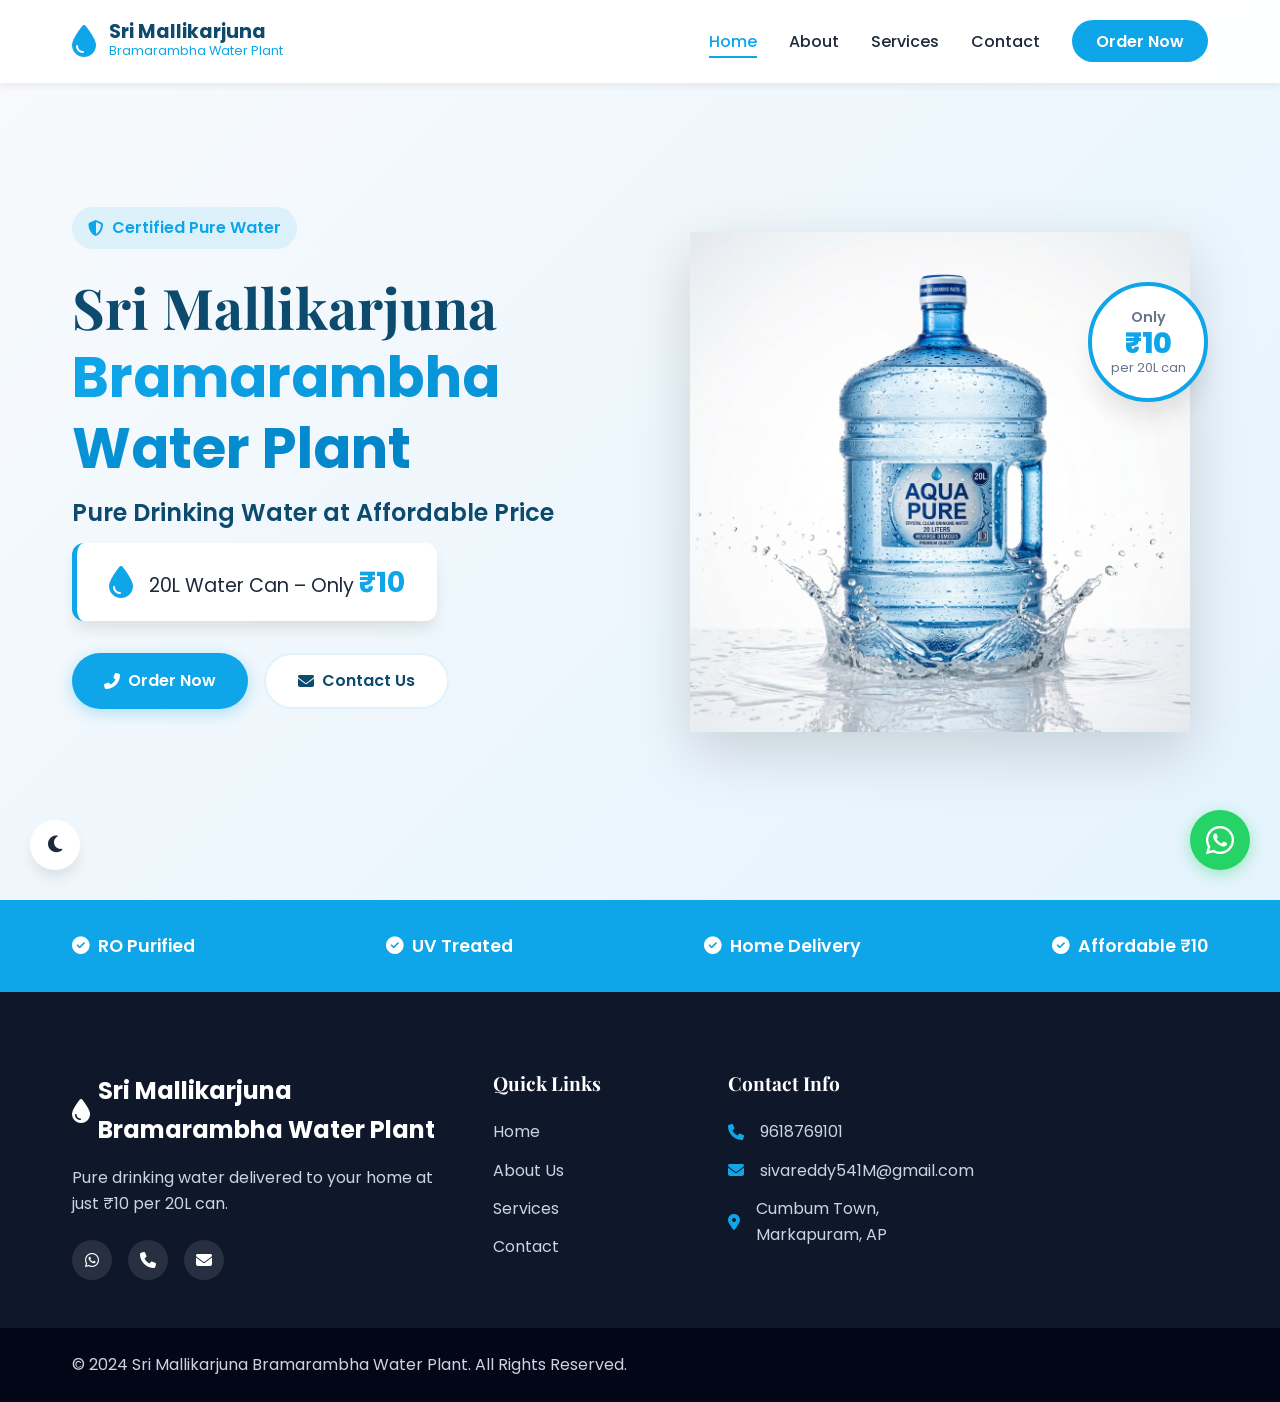
<file: index.html>
<!DOCTYPE html>
<html lang="en">
<head>
  <meta charset="UTF-8" />
  <meta name="viewport" content="width=device-width, initial-scale=1.0" />
  <meta name="description" content="Sri Mallikarjuna Bramarambha Water Plant – Pure drinking water home delivery in Cumbum Town. 20L water can at just ₹10." />
  <title>Sri Mallikarjuna Bramarambha Water Plant | Home</title>
  <link rel="stylesheet" href="css/style.css" />
  <link rel="preconnect" href="https://fonts.googleapis.com" />
  <link href="https://fonts.googleapis.com/css2?family=Poppins:wght@300;400;500;600;700;800&family=Playfair+Display:wght@700&display=swap" rel="stylesheet" />
  <link rel="stylesheet" href="https://cdnjs.cloudflare.com/ajax/libs/font-awesome/6.5.0/css/all.min.css" />
</head>
<body>

  <!-- Navbar -->
  <nav class="navbar" id="navbar">
    <div class="nav-container">
      <div class="nav-logo">
        <div class="logo-icon"><i class="fas fa-tint"></i></div>
        <div class="logo-text">
          <span class="logo-main">Sri Mallikarjuna</span>
          <span class="logo-sub">Bramarambha Water Plant</span>
        </div>
      </div>
      <button class="nav-toggle" id="navToggle" aria-label="Toggle menu">
        <span></span><span></span><span></span>
      </button>
      <ul class="nav-links" id="navLinks">
        <li><a href="index.html" class="nav-link active">Home</a></li>
        <li><a href="about.html" class="nav-link">About</a></li>
        <li><a href="services.html" class="nav-link">Services</a></li>
        <li><a href="contact.html" class="nav-link">Contact</a></li>
        <li><a href="contact.html" class="btn-nav-order">Order Now</a></li>
      </ul>
    </div>
  </nav>

  <!-- Hero Section -->
  <section class="hero" id="home">
    <div class="hero-bg-overlay"></div>
    <div class="container">
    <div class="hero-content">
      <div class="hero-badge"><i class="fas fa-shield-alt"></i> Certified Pure Water</div>
      <h1 class="hero-title">Sri Mallikarjuna<br/><span class="gradient-text">Bramarambha Water Plant</span></h1>
      <h2 class="hero-tagline" style="font-family: 'Poppins', sans-serif; font-size: 1.5rem; color: var(--dark-blue); font-weight: 600; margin-bottom: 1rem;">Pure Drinking Water at Affordable Price</h2>
      <div class="hero-price-tag">
        <i class="fas fa-droplet"></i>
        <span>20L Water Can – Only <strong>₹10</strong></span>
      </div>
      <div class="hero-buttons">
        <a href="contact.html" class="btn-primary"><i class="fas fa-phone-alt"></i> Order Now</a>
        <a href="contact.html" class="btn-secondary"><i class="fas fa-envelope"></i> Contact Us</a>
      </div>
    </div>
    <div class="hero-image-wrapper">
      <div class="hero-image-glow"></div>
      <img src="images/water-can.png" alt="20L Pure Water Can" class="hero-product-img" />
      <div class="price-badge-float">
        <span class="price-badge-label">Only</span>
        <span class="price-badge-price">₹10</span>
        <span class="price-badge-sub">per 20L can</span>
      </div>
    </div>
    </div><!-- /.container -->
  </section>

  <!-- Trust Bar -->
  <div class="trust-bar">
    <div class="trust-container">
      <div class="trust-item"><i class="fas fa-check-circle"></i> RO Purified</div>
      <div class="trust-item"><i class="fas fa-check-circle"></i> UV Treated</div>
      <div class="trust-item"><i class="fas fa-check-circle"></i> Home Delivery</div>
      <div class="trust-item"><i class="fas fa-check-circle"></i> Affordable ₹10</div>
    </div>
  </div>

  <!-- Footer -->
  <footer class="footer">
    <div class="footer-top">
      <div class="container footer-top-grid">
        <div class="footer-brand">
          <div class="footer-logo"><i class="fas fa-tint"></i> Sri Mallikarjuna<br/>Bramarambha Water Plant</div>
          <p>Pure drinking water delivered to your home at just ₹10 per 20L can.</p>
          <div class="footer-social">
            <a href="https://wa.me/919618769101" target="_blank" aria-label="WhatsApp"><i class="fab fa-whatsapp"></i></a>
            <a href="tel:9618769101" aria-label="Call"><i class="fas fa-phone"></i></a>
            <a href="mailto:sivareddy541M@gmail.com" aria-label="Email"><i class="fas fa-envelope"></i></a>
          </div>
        </div>
        <div class="footer-links-col">
          <h4>Quick Links</h4>
          <ul>
            <li><a href="index.html">Home</a></li>
            <li><a href="about.html">About Us</a></li>
            <li><a href="services.html">Services</a></li>
            <li><a href="contact.html">Contact</a></li>
          </ul>
        </div>
        <div class="footer-links-col">
          <h4>Contact Info</h4>
          <ul class="footer-contact-list">
            <li><i class="fas fa-phone"></i> 9618769101</li>
            <li><i class="fas fa-envelope"></i> sivareddy541M@gmail.com</li>
            <li><i class="fas fa-map-marker-alt"></i> Cumbum Town, Markapuram, AP</li>
          </ul>
        </div>
      </div>
    </div>
    <div class="footer-bottom">
      <div class="container">
        <p>&copy; 2024 Sri Mallikarjuna Bramarambha Water Plant. All Rights Reserved.</p>
      </div>
    </div>
  </footer>

  <!-- Floating Elements -->
  <a href="https://wa.me/919618769101?text=Hello! I'd like to order 20L water cans." target="_blank" class="whatsapp-float" aria-label="WhatsApp Order">
    <i class="fab fa-whatsapp"></i>
  </a>

  <button class="dark-toggle" id="darkToggle" aria-label="Toggle dark mode">
    <i class="fas fa-moon" id="darkIcon"></i>
  </button>

  <script src="js/script.js" defer></script>
</body>
</html>
</file>
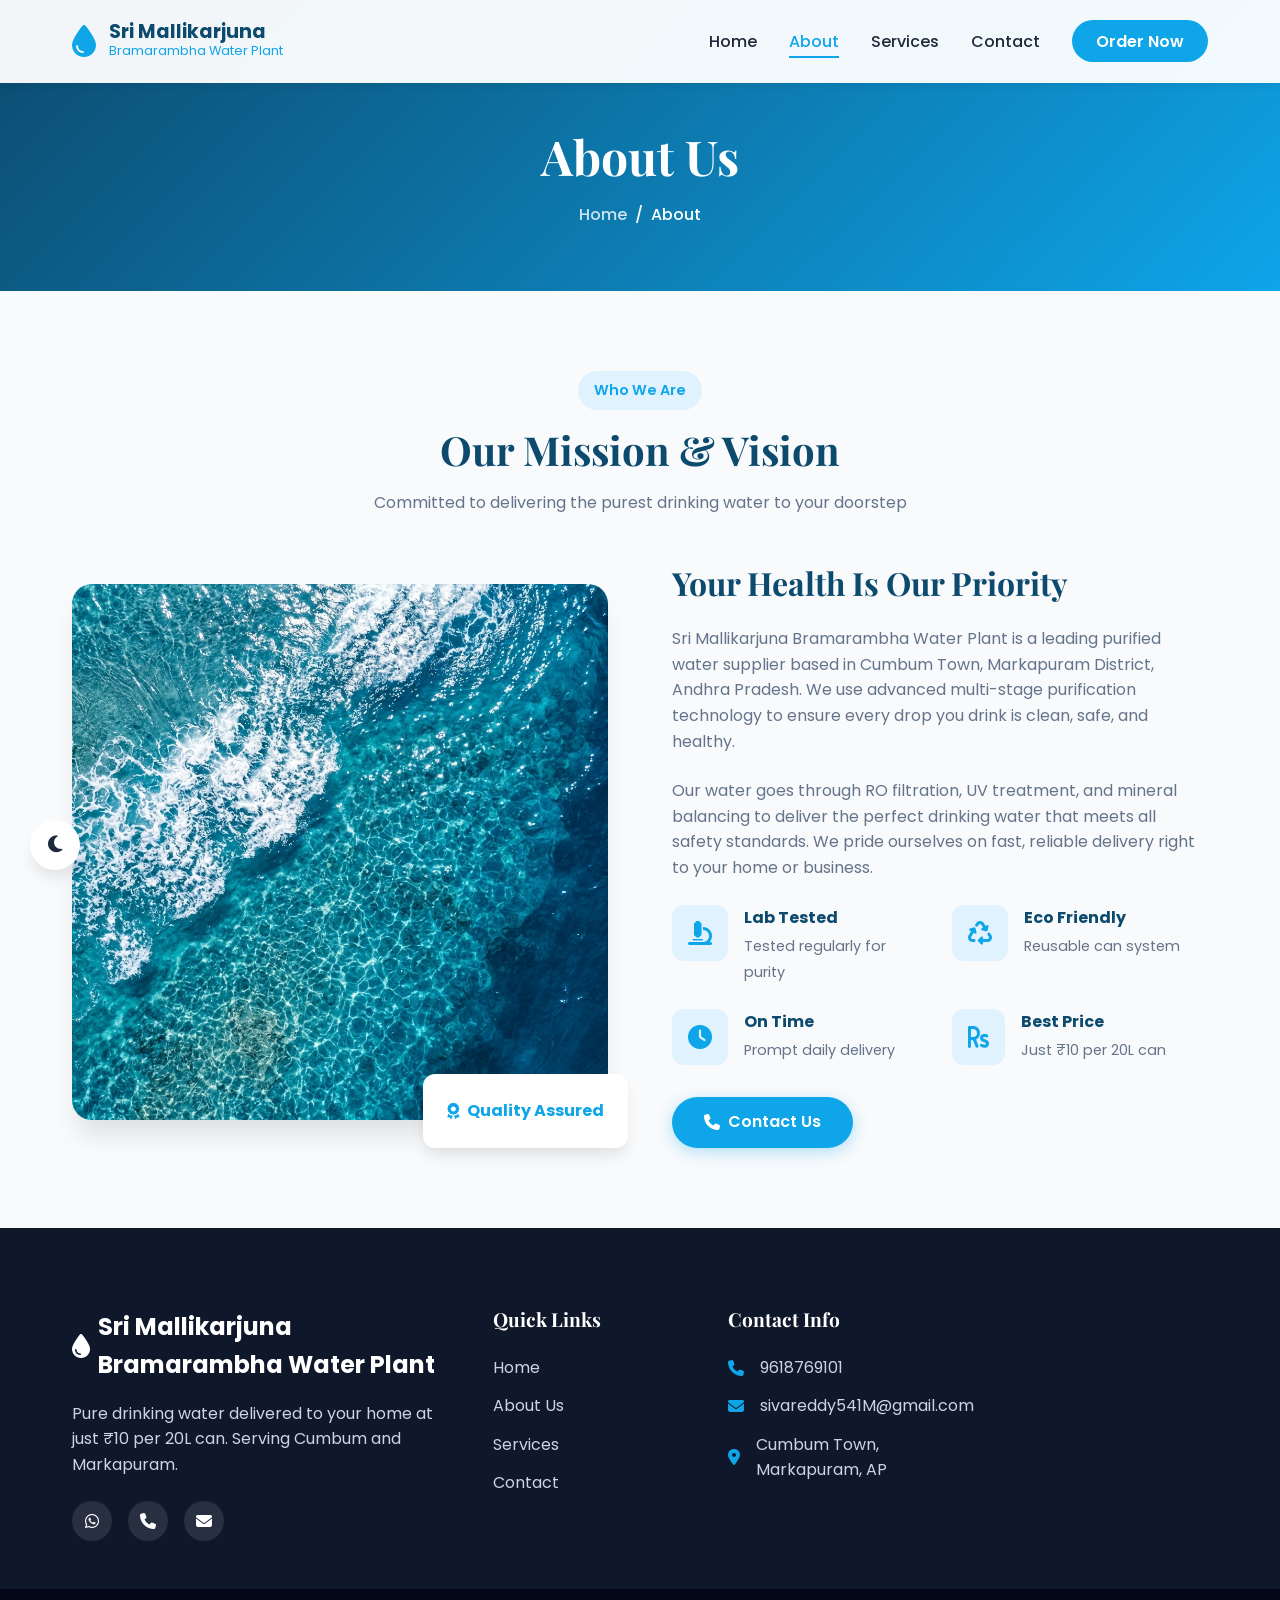
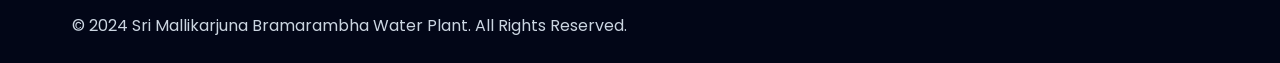
<file: about.html>
<!DOCTYPE html>
<html lang="en">
<head>
  <meta charset="UTF-8" />
  <meta name="viewport" content="width=device-width, initial-scale=1.0" />
  <meta name="description" content="About Sri Mallikarjuna Bramarambha Water Plant – Delivering pure, hygienic drinking water to Cumbum Town." />
  <title>About Us | Sri Mallikarjuna Bramarambha Water Plant</title>
  <link rel="stylesheet" href="css/style.css" />
  <link rel="preconnect" href="https://fonts.googleapis.com" />
  <link href="https://fonts.googleapis.com/css2?family=Poppins:wght@300;400;500;600;700;800&family=Playfair+Display:wght@700&display=swap" rel="stylesheet" />
  <link rel="stylesheet" href="https://cdnjs.cloudflare.com/ajax/libs/font-awesome/6.5.0/css/all.min.css" />
</head>
<body>

  <!-- Navbar -->
  <nav class="navbar" id="navbar">
    <div class="nav-container">
      <div class="nav-logo">
        <div class="logo-icon"><i class="fas fa-tint"></i></div>
        <div class="logo-text">
          <span class="logo-main">Sri Mallikarjuna</span>
          <span class="logo-sub">Bramarambha Water Plant</span>
        </div>
      </div>
      <button class="nav-toggle" id="navToggle" aria-label="Toggle menu">
        <span></span><span></span><span></span>
      </button>
      <ul class="nav-links" id="navLinks">
        <li><a href="index.html" class="nav-link">Home</a></li>
        <li><a href="about.html" class="nav-link active">About</a></li>
        <li><a href="services.html" class="nav-link">Services</a></li>
        <li><a href="contact.html" class="nav-link">Contact</a></li>
        <li><a href="contact.html" class="btn-nav-order">Order Now</a></li>
      </ul>
    </div>
  </nav>

  <!-- Page Header -->
  <div class="page-header">
    <h1>About Us</h1>
    <div class="breadcrumb">
      <a href="index.html">Home</a> / <span>About</span>
    </div>
  </div>

  <!-- About Section -->
  <section class="about">
    <div class="container">
      <div class="section-header">
        <span class="section-badge">Who We Are</span>
        <h2 class="section-title">Our Mission & Vision</h2>
        <p class="section-subtitle">Committed to delivering the purest drinking water to your doorstep</p>
      </div>
      <div class="about-grid">
        <div class="about-image-col">
          <div class="about-img-wrap">
            <img src="images/hero-bg.png" alt="Pure Water Source" class="about-img" />
            <div class="about-img-badge"><i class="fas fa-award"></i> Quality Assured</div>
          </div>
        </div>
        <div class="about-content-col">
          <h3 class="about-heading">Your Health Is Our Priority</h3>
          <p class="about-text">Sri Mallikarjuna Bramarambha Water Plant is a leading purified water supplier based in Cumbum Town, Markapuram District, Andhra Pradesh. We use advanced multi-stage purification technology to ensure every drop you drink is clean, safe, and healthy.</p>
          <p class="about-text">Our water goes through RO filtration, UV treatment, and mineral balancing to deliver the perfect drinking water that meets all safety standards. We pride ourselves on fast, reliable delivery right to your home or business.</p>
          <div class="about-features">
            <div class="about-feature"><i class="fas fa-microscope"></i><div><strong>Lab Tested</strong><span>Tested regularly for purity</span></div></div>
            <div class="about-feature"><i class="fas fa-recycle"></i><div><strong>Eco Friendly</strong><span>Reusable can system</span></div></div>
            <div class="about-feature"><i class="fas fa-clock"></i><div><strong>On Time</strong><span>Prompt daily delivery</span></div></div>
            <div class="about-feature"><i class="fas fa-rupee-sign"></i><div><strong>Best Price</strong><span>Just ₹10 per 20L can</span></div></div>
          </div>
          <a href="contact.html" class="btn-primary"><i class="fas fa-phone"></i> Contact Us</a>
        </div>
      </div>
    </div>
  </section>

  <!-- Footer -->
  <footer class="footer">
    <div class="footer-top">
      <div class="container footer-top-grid">
        <div class="footer-brand">
          <div class="footer-logo"><i class="fas fa-tint"></i> Sri Mallikarjuna<br/>Bramarambha Water Plant</div>
          <p>Pure drinking water delivered to your home at just ₹10 per 20L can. Serving Cumbum and Markapuram.</p>
          <div class="footer-social">
            <a href="https://wa.me/919618769101" target="_blank" aria-label="WhatsApp"><i class="fab fa-whatsapp"></i></a>
            <a href="tel:9618769101" aria-label="Call"><i class="fas fa-phone"></i></a>
            <a href="mailto:sivareddy541M@gmail.com" aria-label="Email"><i class="fas fa-envelope"></i></a>
          </div>
        </div>
        <div class="footer-links-col">
          <h4>Quick Links</h4>
          <ul>
            <li><a href="index.html">Home</a></li>
            <li><a href="about.html">About Us</a></li>
            <li><a href="services.html">Services</a></li>
            <li><a href="contact.html">Contact</a></li>
          </ul>
        </div>
        <div class="footer-links-col">
          <h4>Contact Info</h4>
          <ul class="footer-contact-list">
            <li><i class="fas fa-phone"></i> 9618769101</li>
            <li><i class="fas fa-envelope"></i> sivareddy541M@gmail.com</li>
            <li><i class="fas fa-map-marker-alt"></i> Cumbum Town, Markapuram, AP</li>
          </ul>
        </div>
      </div>
    </div>
    <div class="footer-bottom">
      <div class="container">
        <p>&copy; 2024 Sri Mallikarjuna Bramarambha Water Plant. All Rights Reserved.</p>
      </div>
    </div>
  </footer>

  <button class="dark-toggle" id="darkToggle" aria-label="Toggle dark mode">
    <i class="fas fa-moon" id="darkIcon"></i>
  </button>

  <script src="js/script.js" defer></script>
</body>
</html>
</file>
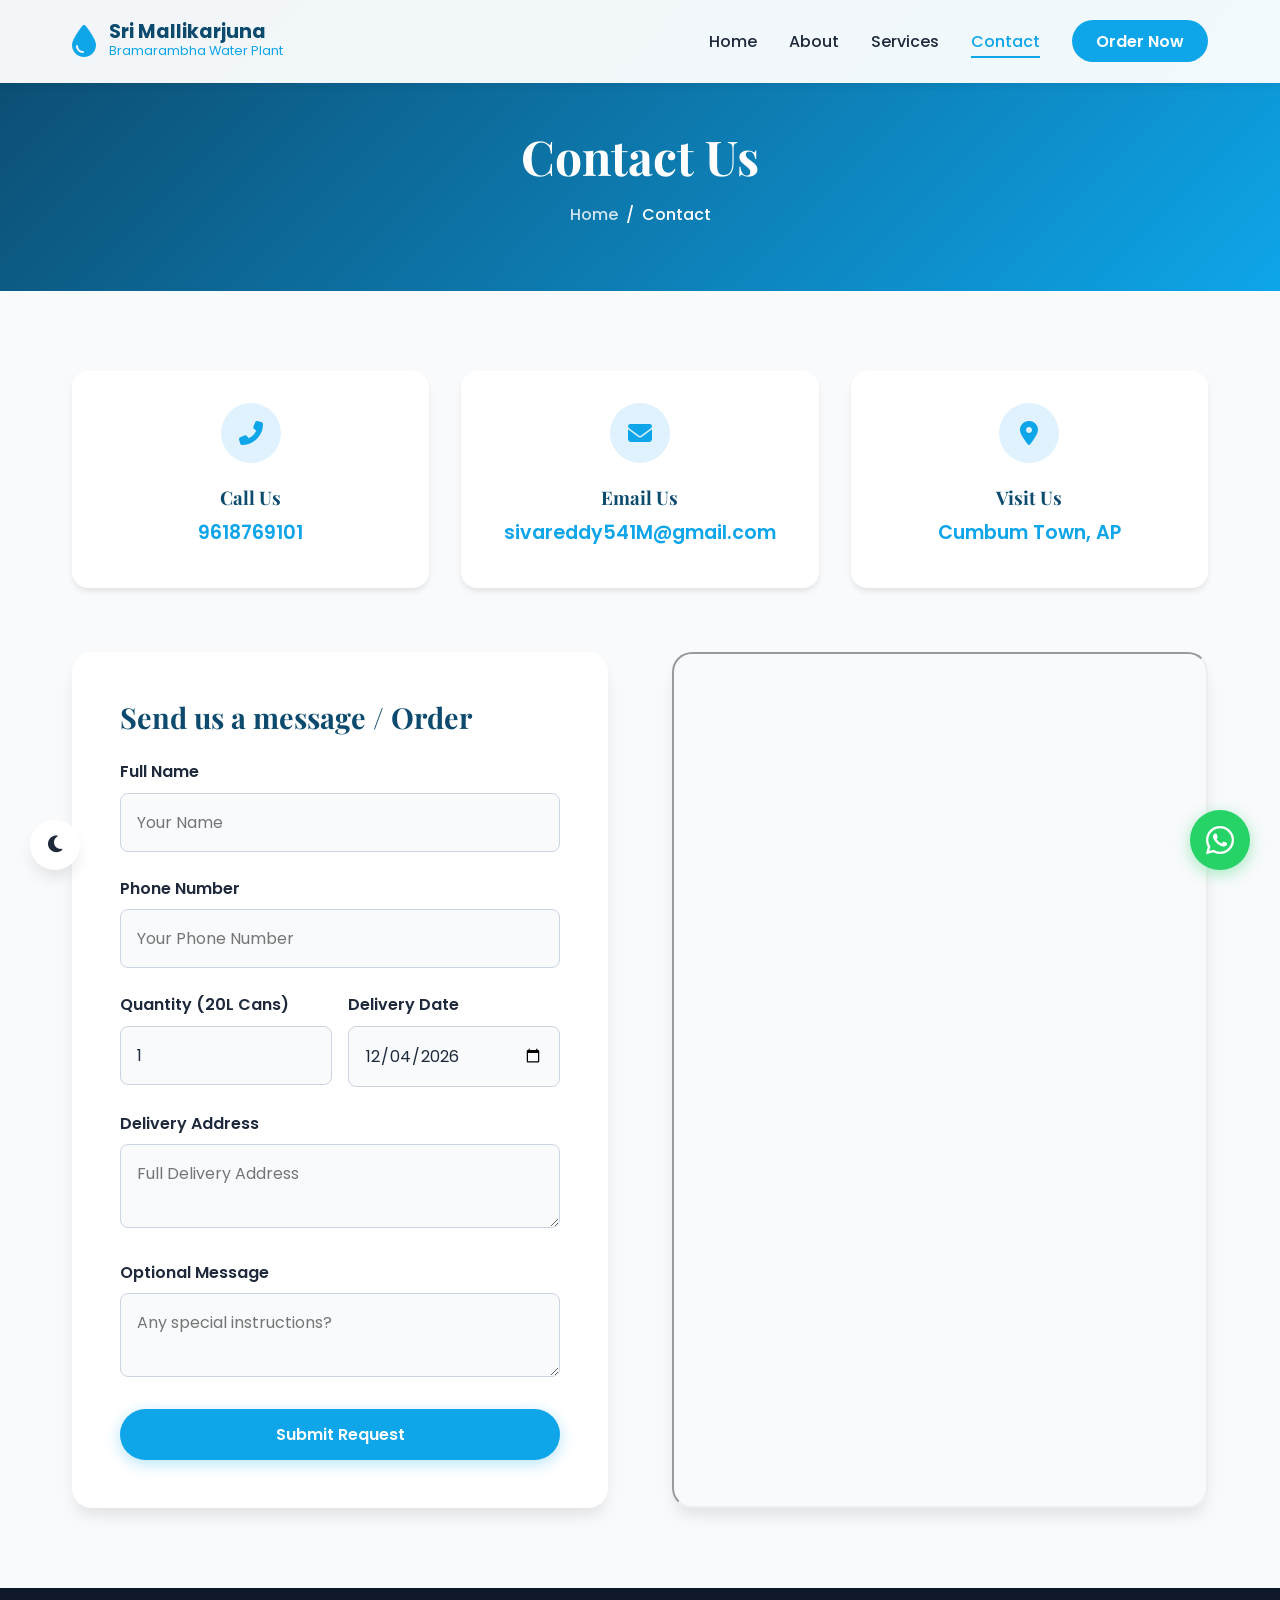
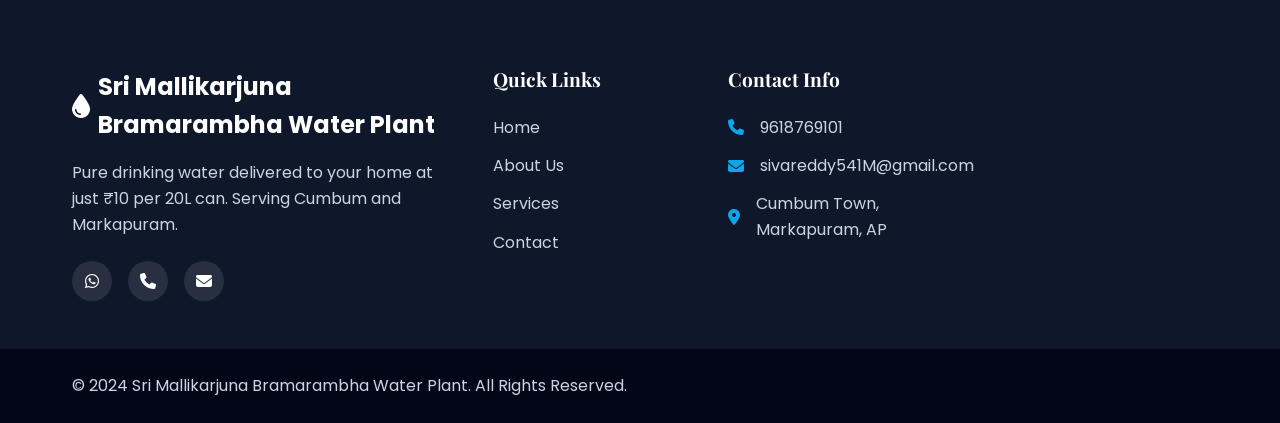
<file: contact.html>
<!DOCTYPE html>
<html lang="en">
<head>
  <meta charset="UTF-8" />
  <meta name="viewport" content="width=device-width, initial-scale=1.0" />
  <meta name="description" content="Contact Sri Mallikarjuna Bramarambha Water Plant. Phone: 9618769101, Email: sivareddy541M@gmail.com" />
  <title>Contact Us | Sri Mallikarjuna Bramarambha Water Plant</title>
  <link rel="stylesheet" href="css/style.css" />
  <link rel="preconnect" href="https://fonts.googleapis.com" />
  <link href="https://fonts.googleapis.com/css2?family=Poppins:wght@300;400;500;600;700;800&family=Playfair+Display:wght@700&display=swap" rel="stylesheet" />
  <link rel="stylesheet" href="https://cdnjs.cloudflare.com/ajax/libs/font-awesome/6.5.0/css/all.min.css" />
</head>
<body>

  <!-- Navbar -->
  <nav class="navbar" id="navbar">
    <div class="nav-container">
      <div class="nav-logo">
        <div class="logo-icon"><i class="fas fa-tint"></i></div>
        <div class="logo-text">
          <span class="logo-main">Sri Mallikarjuna</span>
          <span class="logo-sub">Bramarambha Water Plant</span>
        </div>
      </div>
      <button class="nav-toggle" id="navToggle" aria-label="Toggle menu">
        <span></span><span></span><span></span>
      </button>
      <ul class="nav-links" id="navLinks">
        <li><a href="index.html" class="nav-link">Home</a></li>
        <li><a href="about.html" class="nav-link">About</a></li>
        <li><a href="services.html" class="nav-link">Services</a></li>
        <li><a href="contact.html" class="nav-link active">Contact</a></li>
        <li><a href="contact.html" class="btn-nav-order">Order Now</a></li>
      </ul>
    </div>
  </nav>

  <!-- Page Header -->
  <div class="page-header">
    <h1>Contact Us</h1>
    <div class="breadcrumb">
      <a href="index.html">Home</a> / <span>Contact</span>
    </div>
  </div>

  <!-- Contact Section -->
  <section class="contact">
    <div class="container">
      <div class="contact-grid">
        <a href="tel:9618769101" class="contact-card">
          <div class="contact-icon"><i class="fas fa-phone-alt"></i></div>
          <h3>Call Us</h3>
          <p>9618769101</p>
        </a>
        <a href="mailto:sivareddy541M@gmail.com" class="contact-card">
          <div class="contact-icon"><i class="fas fa-envelope"></i></div>
          <h3>Email Us</h3>
          <p>sivareddy541M@gmail.com</p>
        </a>
        <div class="contact-card">
          <div class="contact-icon"><i class="fas fa-map-marker-alt"></i></div>
          <h3>Visit Us</h3>
          <p>Cumbum Town, AP</p>
        </div>
      </div>

      <div class="contact-wrapper">
        <form class="contact-form" id="orderForm">
          <h3 style="margin-bottom: 1.5rem; font-size: 1.8rem; color: var(--dark-blue);">Send us a message / Order</h3>
          <div class="form-group">
            <label for="name">Full Name</label>
            <input type="text" id="name" class="form-control" placeholder="Your Name" required />
          </div>
          <div class="form-group">
            <label for="phone">Phone Number</label>
            <input type="tel" id="phone" class="form-control" placeholder="Your Phone Number" required />
          </div>
          <div class="form-row" style="display: grid; grid-template-columns: 1fr 1fr; gap: 1rem;">
            <div class="form-group">
              <label for="quantity">Quantity (20L Cans)</label>
              <input type="number" id="quantity" class="form-control" min="1" value="1" required />
            </div>
            <div class="form-group">
              <label for="deliveryDate">Delivery Date</label>
              <input type="date" id="deliveryDate" class="form-control" required />
            </div>
          </div>
          <div class="form-group">
            <label for="address">Delivery Address</label>
            <textarea id="address" class="form-control" rows="2" placeholder="Full Delivery Address" required></textarea>
          </div>
          <div class="form-group">
            <label for="message">Optional Message</label>
            <textarea id="message" class="form-control" rows="2" placeholder="Any special instructions?"></textarea>
          </div>
          <button type="submit" class="btn-primary" id="submitBtn" style="width: 100%;">
            <span id="btnText">Submit Request</span>
            <i id="btnSpinner" class="fas fa-spinner fa-spin" style="display: none;"></i>
          </button>
        </form>

        <!-- Success/Error Message Popup -->
        <div id="formStatus" style="display: none; padding: 1rem; border-radius: 8px; margin-top: 1rem; text-align: center; font-weight: 600;"></div>

        <div class="map-wrapper">
          <iframe
            src="https://maps.google.com/maps?q=Cumbum,Markapuram,Andhra Pradesh&output=embed&z=13"
            allowfullscreen="" loading="lazy">
          </iframe>
        </div>
      </div>
    </div>
  </section>

  <!-- Footer -->
  <footer class="footer">
    <div class="footer-top">
      <div class="container footer-top-grid">
        <div class="footer-brand">
          <div class="footer-logo"><i class="fas fa-tint"></i> Sri Mallikarjuna<br/>Bramarambha Water Plant</div>
          <p>Pure drinking water delivered to your home at just &#8377;10 per 20L can. Serving Cumbum and Markapuram.</p>
          <div class="footer-social">
            <a href="https://wa.me/919618769101" target="_blank" aria-label="WhatsApp"><i class="fab fa-whatsapp"></i></a>
            <a href="tel:9618769101" aria-label="Call"><i class="fas fa-phone"></i></a>
            <a href="mailto:sivareddy541M@gmail.com" aria-label="Email"><i class="fas fa-envelope"></i></a>
          </div>
        </div>
        <div class="footer-links-col">
          <h4>Quick Links</h4>
          <ul>
            <li><a href="index.html">Home</a></li>
            <li><a href="about.html">About Us</a></li>
            <li><a href="services.html">Services</a></li>
            <li><a href="contact.html">Contact</a></li>
          </ul>
        </div>
        <div class="footer-links-col">
          <h4>Contact Info</h4>
          <ul class="footer-contact-list">
            <li><i class="fas fa-phone"></i> 9618769101</li>
            <li><i class="fas fa-envelope"></i> sivareddy541M@gmail.com</li>
            <li><i class="fas fa-map-marker-alt"></i> Cumbum Town, Markapuram, AP</li>
          </ul>
        </div>
      </div>
    </div>
    <div class="footer-bottom">
      <div class="container">
        <p>&copy; 2024 Sri Mallikarjuna Bramarambha Water Plant. All Rights Reserved.</p>
      </div>
    </div>
  </footer>

  <button class="dark-toggle" id="darkToggle" aria-label="Toggle dark mode">
    <i class="fas fa-moon" id="darkIcon"></i>
  </button>

  <!-- Floating WhatsApp -->
  <a href="https://wa.me/919618769101?text=Hello! I'd like to order 20L water cans." target="_blank" class="whatsapp-float" aria-label="WhatsApp Order">
    <i class="fab fa-whatsapp"></i>
  </a>

  <script src="js/script.js" defer></script>
</body>
</html>
</file>
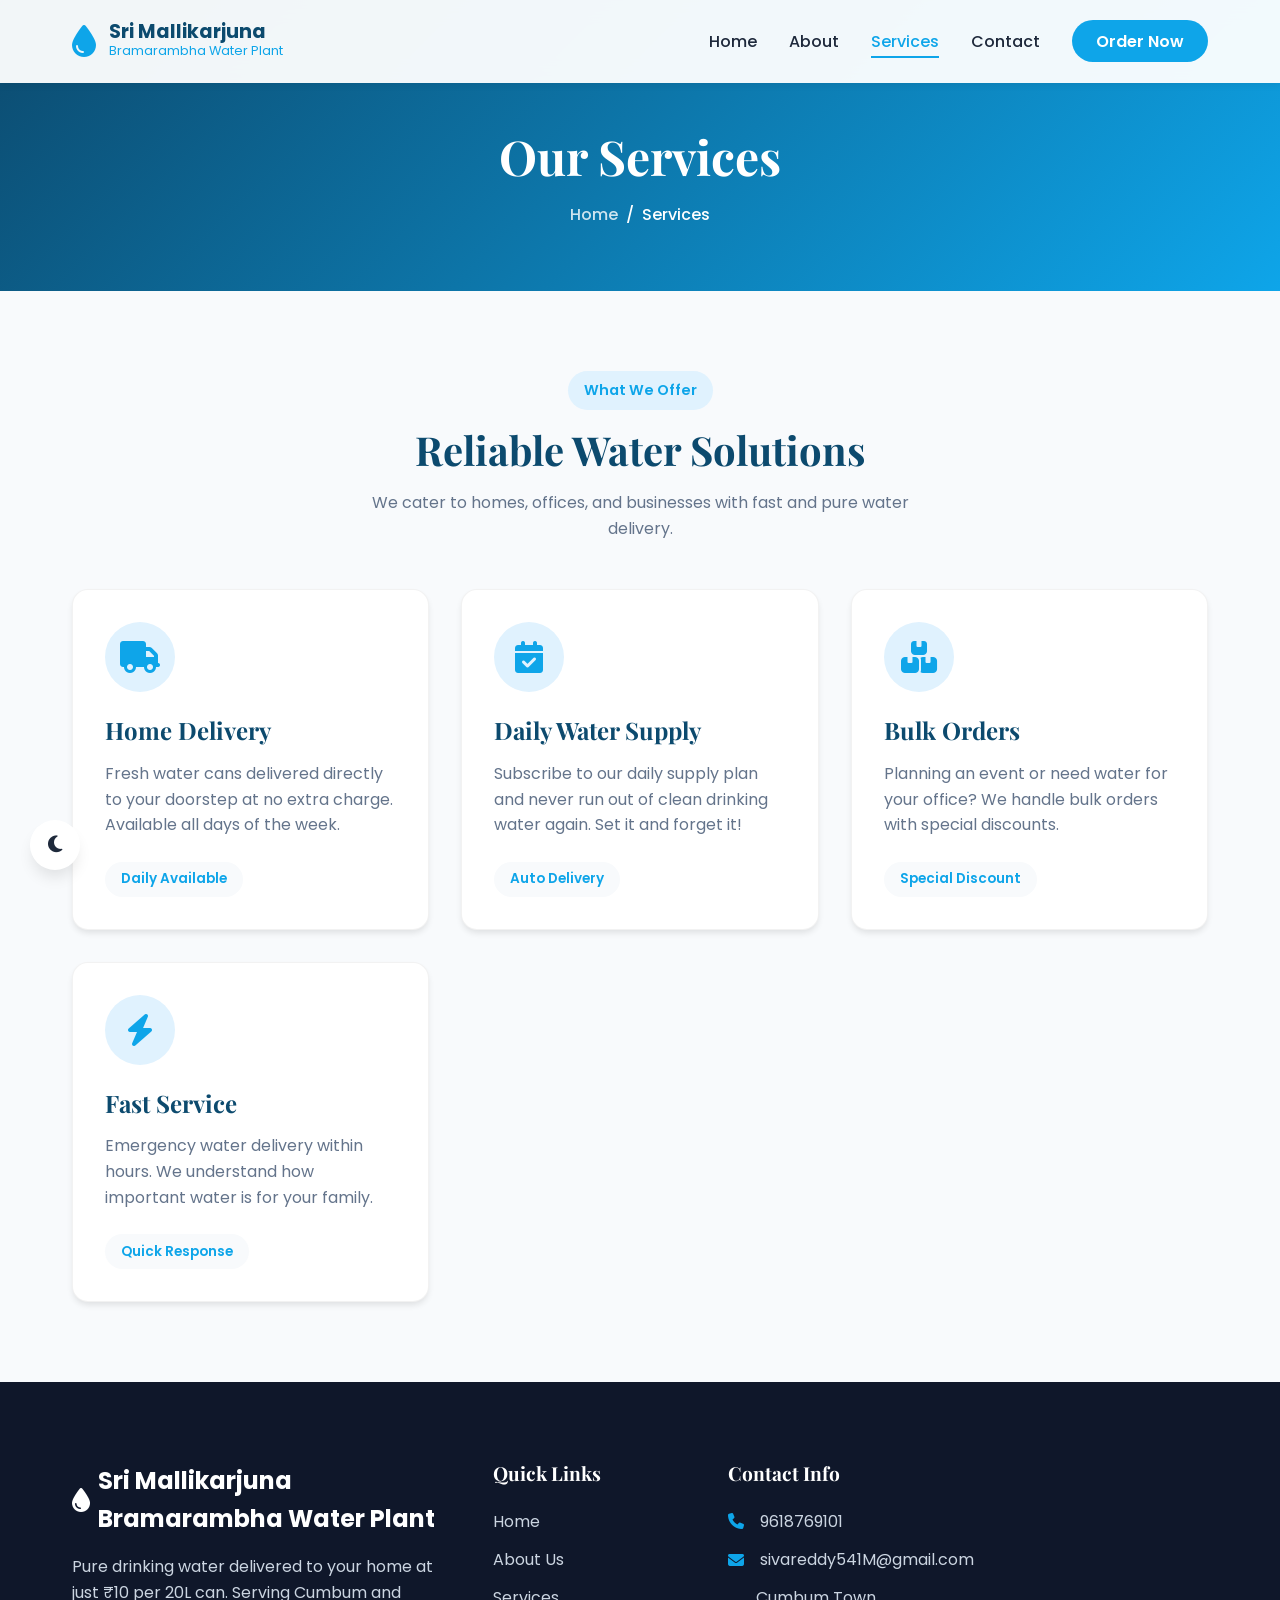
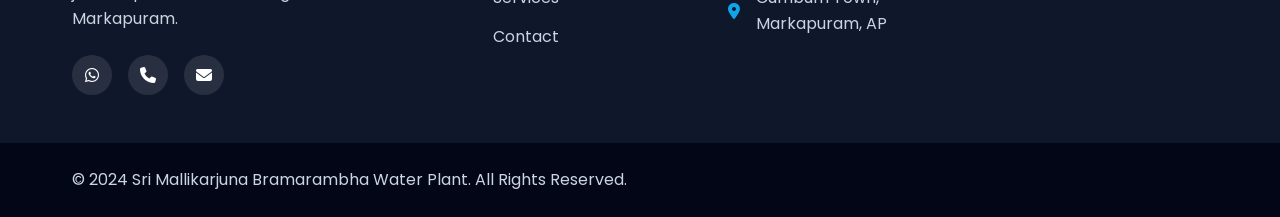
<file: services.html>
<!DOCTYPE html>
<html lang="en">
<head>
  <meta charset="UTF-8" />
  <meta name="viewport" content="width=device-width, initial-scale=1.0" />
  <meta name="description" content="Services by Sri Mallikarjuna Bramarambha Water Plant – Home Delivery, Bulk Orders, and Daily Supply." />
  <title>Services | Sri Mallikarjuna Bramarambha Water Plant</title>
  <link rel="stylesheet" href="css/style.css" />
  <link rel="preconnect" href="https://fonts.googleapis.com" />
  <link href="https://fonts.googleapis.com/css2?family=Poppins:wght@300;400;500;600;700;800&family=Playfair+Display:wght@700&display=swap" rel="stylesheet" />
  <link rel="stylesheet" href="https://cdnjs.cloudflare.com/ajax/libs/font-awesome/6.5.0/css/all.min.css" />
</head>
<body>

  <!-- Navbar -->
  <nav class="navbar" id="navbar">
    <div class="nav-container">
      <div class="nav-logo">
        <div class="logo-icon"><i class="fas fa-tint"></i></div>
        <div class="logo-text">
          <span class="logo-main">Sri Mallikarjuna</span>
          <span class="logo-sub">Bramarambha Water Plant</span>
        </div>
      </div>
      <button class="nav-toggle" id="navToggle" aria-label="Toggle menu">
        <span></span><span></span><span></span>
      </button>
      <ul class="nav-links" id="navLinks">
        <li><a href="index.html" class="nav-link">Home</a></li>
        <li><a href="about.html" class="nav-link">About</a></li>
        <li><a href="services.html" class="nav-link active">Services</a></li>
        <li><a href="contact.html" class="nav-link">Contact</a></li>
        <li><a href="contact.html" class="btn-nav-order">Order Now</a></li>
      </ul>
    </div>
  </nav>

  <!-- Page Header -->
  <div class="page-header">
    <h1>Our Services</h1>
    <div class="breadcrumb">
      <a href="index.html">Home</a> / <span>Services</span>
    </div>
  </div>

  <!-- Services Section -->
  <section class="services">
    <div class="container">
      <div class="section-header">
        <span class="section-badge">What We Offer</span>
        <h2 class="section-title">Reliable Water Solutions</h2>
        <p class="section-subtitle">We cater to homes, offices, and businesses with fast and pure water delivery.</p>
      </div>
      <div class="services-grid">
        <div class="service-card">
          <div class="service-icon-wrap"><i class="fas fa-truck"></i></div>
          <h3>Home Delivery</h3>
          <p>Fresh water cans delivered directly to your doorstep at no extra charge. Available all days of the week.</p>
          <div class="service-tag">Daily Available</div>
        </div>
        <div class="service-card">
          <div class="service-icon-wrap"><i class="fas fa-calendar-check"></i></div>
          <h3>Daily Water Supply</h3>
          <p>Subscribe to our daily supply plan and never run out of clean drinking water again. Set it and forget it!</p>
          <div class="service-tag">Auto Delivery</div>
        </div>
        <div class="service-card">
          <div class="service-icon-wrap"><i class="fas fa-boxes"></i></div>
          <h3>Bulk Orders</h3>
          <p>Planning an event or need water for your office? We handle bulk orders with special discounts.</p>
          <div class="service-tag">Special Discount</div>
        </div>
        <div class="service-card">
          <div class="service-icon-wrap"><i class="fas fa-bolt"></i></div>
          <h3>Fast Service</h3>
          <p>Emergency water delivery within hours. We understand how important water is for your family.</p>
          <div class="service-tag">Quick Response</div>
        </div>
      </div>
    </div>
  </section>

  <!-- Footer -->
  <footer class="footer">
    <div class="footer-top">
      <div class="container footer-top-grid">
        <div class="footer-brand">
          <div class="footer-logo"><i class="fas fa-tint"></i> Sri Mallikarjuna<br/>Bramarambha Water Plant</div>
          <p>Pure drinking water delivered to your home at just ₹10 per 20L can. Serving Cumbum and Markapuram.</p>
          <div class="footer-social">
            <a href="https://wa.me/919618769101" target="_blank" aria-label="WhatsApp"><i class="fab fa-whatsapp"></i></a>
            <a href="tel:9618769101" aria-label="Call"><i class="fas fa-phone"></i></a>
            <a href="mailto:sivareddy541M@gmail.com" aria-label="Email"><i class="fas fa-envelope"></i></a>
          </div>
        </div>
        <div class="footer-links-col">
          <h4>Quick Links</h4>
          <ul>
            <li><a href="index.html">Home</a></li>
            <li><a href="about.html">About Us</a></li>
            <li><a href="services.html">Services</a></li>
            <li><a href="contact.html">Contact</a></li>
          </ul>
        </div>
        <div class="footer-links-col">
          <h4>Contact Info</h4>
          <ul class="footer-contact-list">
            <li><i class="fas fa-phone"></i> 9618769101</li>
            <li><i class="fas fa-envelope"></i> sivareddy541M@gmail.com</li>
            <li><i class="fas fa-map-marker-alt"></i> Cumbum Town, Markapuram, AP</li>
          </ul>
        </div>
      </div>
    </div>
    <div class="footer-bottom">
      <div class="container">
        <p>&copy; 2024 Sri Mallikarjuna Bramarambha Water Plant. All Rights Reserved.</p>
      </div>
    </div>
  </footer>

  <button class="dark-toggle" id="darkToggle" aria-label="Toggle dark mode">
    <i class="fas fa-moon" id="darkIcon"></i>
  </button>

  <script src="js/script.js" defer></script>
</body>
</html>
</file>
<file: css/style.css>
/* Variables */
:root {
  --primary-blue: #0ea5e9;
  --secondary-blue: #0284c7;
  --dark-blue: #0c4a6e;
  --light-blue: #e0f2fe;
  --white: #ffffff;
  --text-dark: #1e293b;
  --text-light: #64748b;
  --bg-color: #f8fafc;
  --card-bg: #ffffff;
  --shadow-sm: 0 4px 6px -1px rgba(0, 0, 0, 0.1);
  --shadow-md: 0 10px 15px -3px rgba(0, 0, 0, 0.1);
  --shadow-lg: 0 20px 25px -5px rgba(0, 0, 0, 0.1);
  --transition: all 0.3s ease;
}

[data-theme="dark"] {
  --primary-blue: #38bdf8;
  --secondary-blue: #0ea5e9;
  --dark-blue: #f0f9ff;
  --light-blue: #0f172a;
  --white: #1e293b;
  --text-dark: #f8fafc;
  --text-light: #cbd5e1;
  --bg-color: #0f172a;
  --card-bg: #1e293b;
}

/* Reset & Base */
* {
  margin: 0;
  padding: 0;
  box-sizing: border-box;
  font-family: 'Poppins', sans-serif;
}

html {
  scroll-behavior: smooth;
}

body {
  background-color: var(--bg-color);
  color: var(--text-dark);
  line-height: 1.6;
  transition: var(--transition);
  overflow-x: hidden;
}

h1, h2, h3, h4, h5, h6 {
  font-family: 'Playfair Display', serif;
  color: var(--dark-blue);
  line-height: 1.2;
}

a {
  text-decoration: none;
  color: inherit;
}

ul {
  list-style: none;
}

.container {
  max-width: 1200px;
  margin: 0 auto;
  padding: 0 2rem;
}

/* Typography */
.gradient-text {
  background: linear-gradient(to right, var(--primary-blue), var(--secondary-blue));
  -webkit-background-clip: text;
  -webkit-text-fill-color: transparent;
}

/* Buttons */
.btn-primary, .btn-secondary, .btn-submit, .btn-pricing {
  display: inline-flex;
  align-items: center;
  justify-content: center;
  gap: 0.5rem;
  padding: 0.8rem 2rem;
  border-radius: 50px;
  font-weight: 600;
  cursor: pointer;
  transition: var(--transition);
  border: none;
  font-size: 1rem;
}

.btn-primary {
  background: var(--primary-blue);
  color: #fff;
  box-shadow: 0 4px 15px rgba(14, 165, 233, 0.3);
}

.btn-primary:hover {
  background: var(--secondary-blue);
  transform: translateY(-2px);
  box-shadow: 0 6px 20px rgba(14, 165, 233, 0.4);
}

.btn-secondary {
  background: var(--white);
  color: var(--dark-blue);
  border: 2px solid var(--light-blue);
}

.btn-secondary:hover {
  border-color: var(--primary-blue);
  color: var(--primary-blue);
}

/* Navbar */
.navbar {
  position: fixed;
  top: 0;
  left: 0;
  width: 100%;
  background: rgba(255, 255, 255, 0.95);
  backdrop-filter: blur(10px);
  z-index: 1000;
  box-shadow: var(--shadow-sm);
  transition: var(--transition);
}

[data-theme="dark"] .navbar {
  background: rgba(30, 41, 59, 0.95);
}

.nav-container {
  display: flex;
  justify-content: space-between;
  align-items: center;
  padding: 1rem 2rem;
  max-width: 1200px;
  margin: 0 auto;
}

.nav-logo {
  display: flex;
  align-items: center;
  gap: 0.8rem;
}

.logo-icon {
  font-size: 2rem;
  color: var(--primary-blue);
}

.logo-text {
  display: flex;
  flex-direction: column;
}

.logo-main {
  font-weight: 700;
  font-size: 1.2rem;
  color: var(--dark-blue);
  line-height: 1;
}

.logo-sub {
  font-size: 0.8rem;
  color: var(--primary-blue);
}

.nav-links {
  display: flex;
  align-items: center;
  gap: 2rem;
}

.nav-link {
  font-weight: 500;
  color: var(--text-dark);
  transition: var(--transition);
  position: relative;
}

.nav-link::after {
  content: '';
  position: absolute;
  bottom: -5px;
  left: 0;
  width: 0;
  height: 2px;
  background: var(--primary-blue);
  transition: var(--transition);
}

.nav-link:hover::after, .nav-link.active::after {
  width: 100%;
}

.nav-link:hover, .nav-link.active {
  color: var(--primary-blue);
}

.btn-nav-order {
  background: var(--primary-blue);
  color: white;
  padding: 0.6rem 1.5rem;
  border-radius: 50px;
  font-weight: 600;
  border: none;
  cursor: pointer;
  transition: var(--transition);
}

.btn-nav-order:hover {
  background: var(--secondary-blue);
  transform: translateY(-2px);
}

.nav-toggle {
  display: none;
  flex-direction: column;
  gap: 5px;
  background: none;
  border: none;
  cursor: pointer;
}

.nav-toggle span {
  width: 25px;
  height: 3px;
  background: var(--dark-blue);
  transition: var(--transition);
}

/* Sections Common */
section {
  padding: 5rem 0;
}

.section-header {
  text-align: center;
  margin-bottom: 3rem;
}

.section-badge {
  display: inline-block;
  padding: 0.5rem 1rem;
  background: var(--light-blue);
  color: var(--primary-blue);
  border-radius: 50px;
  font-size: 0.9rem;
  font-weight: 600;
  margin-bottom: 1rem;
}

.section-title {
  font-size: 2.5rem;
  margin-bottom: 1rem;
}

.section-subtitle {
  color: var(--text-light);
  max-width: 600px;
  margin: 0 auto;
}

/* Hero Section */
.hero {
  position: relative;
  min-height: 100vh;
  display: flex;
  align-items: center;
  padding: 8rem 2rem 4rem;
  overflow: hidden;
}

.hero-bg-overlay {
  position: absolute;
  top: 0;
  left: 0;
  width: 100%;
  height: 100%;
  background: linear-gradient(135deg, rgba(248,250,252,0.95) 0%, rgba(224,242,254,0.8) 100%);
  z-index: -1;
}

[data-theme="dark"] .hero-bg-overlay {
  background: linear-gradient(135deg, rgba(15,23,42,0.95) 0%, rgba(12,74,110,0.8) 100%);
}

.hero .container {
  display: grid;
  grid-template-columns: 1fr 1fr;
  gap: 4rem;
  align-items: center;
}

.hero-badge {
  display: inline-flex;
  align-items: center;
  gap: 0.5rem;
  background: rgba(14, 165, 233, 0.1);
  color: var(--primary-blue);
  padding: 0.5rem 1rem;
  border-radius: 50px;
  font-weight: 600;
  margin-bottom: 1.5rem;
}

.hero-title {
  font-size: 3.5rem;
  margin-bottom: 1rem;
}

.hero-tagline {
  font-size: 1.2rem;
  color: var(--text-light);
  margin-bottom: 2rem;
}

.hero-price-tag {
  display: inline-flex;
  align-items: center;
  gap: 1rem;
  background: var(--white);
  padding: 1rem 2rem;
  border-radius: 12px;
  box-shadow: var(--shadow-md);
  margin-bottom: 2rem;
  border-left: 5px solid var(--primary-blue);
}

.hero-price-tag i {
  font-size: 2rem;
  color: var(--primary-blue);
}

.hero-price-tag span {
  font-size: 1.2rem;
  color: var(--text-dark);
}

.hero-price-tag strong {
  font-size: 1.8rem;
  color: var(--primary-blue);
}

.hero-buttons {
  display: flex;
  gap: 1rem;
  margin-bottom: 3rem;
}

.hero-image-wrapper {
  position: relative;
  animation: float 6s ease-in-out infinite;
}

.hero-product-img {
  width: 100%;
  max-width: 500px;
  display: block;
  margin: 0 auto;
  filter: drop-shadow(0 20px 30px rgba(0,0,0,0.15));
}

.hero-image-glow {
  position: absolute;
  top: 50%;
  left: 50%;
  transform: translate(-50%, -50%);
  width: 80%;
  height: 80%;
  background: radial-gradient(circle, rgba(14,165,233,0.2) 0%, transparent 70%);
  z-index: -1;
  border-radius: 50%;
}

.price-badge-float {
  position: absolute;
  top: 10%;
  right: 0;
  background: var(--white);
  padding: 1rem;
  border-radius: 50%;
  width: 120px;
  height: 120px;
  display: flex;
  flex-direction: column;
  align-items: center;
  justify-content: center;
  box-shadow: var(--shadow-lg);
  border: 4px solid var(--primary-blue);
  animation: pulse 2s infinite;
}

.price-badge-label { font-size: 0.9rem; font-weight: 600; color: var(--text-light); }
.price-badge-price { font-size: 1.8rem; font-weight: 800; color: var(--primary-blue); line-height: 1; }
.price-badge-sub { font-size: 0.8rem; color: var(--text-light); }

/* Trust Bar */
.trust-bar {
  background: var(--primary-blue);
  padding: 2rem 0;
  color: white;
}

.trust-container {
  display: flex;
  justify-content: space-between;
  flex-wrap: wrap;
  max-width: 1200px;
  margin: 0 auto;
  padding: 0 2rem;
  gap: 1rem;
}

.trust-item {
  display: flex;
  align-items: center;
  gap: 0.5rem;
  font-weight: 600;
  font-size: 1.1rem;
}

/* Inner Page Headers */
.page-header {
  padding: 8rem 0 4rem;
  background: linear-gradient(135deg, var(--dark-blue), var(--primary-blue));
  color: white;
  text-align: center;
}

.page-header h1 {
  color: white;
  font-size: 3rem;
  margin-bottom: 1rem;
}

.breadcrumb {
  display: flex;
  justify-content: center;
  gap: 0.5rem;
  font-weight: 500;
}

.breadcrumb a {
  color: rgba(255,255,255,0.8);
  transition: var(--transition);
}

.breadcrumb a:hover {
  color: white;
}

/* About Page / Section */
.about-grid {
  display: grid;
  grid-template-columns: 1fr 1fr;
  gap: 4rem;
  align-items: center;
}

.about-img-wrap {
  position: relative;
}

.about-img {
  width: 100%;
  border-radius: 20px;
  box-shadow: var(--shadow-lg);
}

.about-img-badge {
  position: absolute;
  bottom: -20px;
  right: -20px;
  background: var(--white);
  padding: 1.5rem;
  border-radius: 12px;
  box-shadow: var(--shadow-md);
  font-weight: 700;
  color: var(--primary-blue);
  display: flex;
  align-items: center;
  gap: 0.5rem;
}

.about-heading {
  font-size: 2rem;
  margin-bottom: 1.5rem;
}

.about-text {
  color: var(--text-light);
  margin-bottom: 1.5rem;
}

.about-features {
  display: grid;
  grid-template-columns: 1fr 1fr;
  gap: 1.5rem;
  margin-bottom: 2rem;
}

.about-feature {
  display: flex;
  align-items: flex-start;
  gap: 1rem;
}

.about-feature i {
  font-size: 1.5rem;
  color: var(--primary-blue);
  background: var(--light-blue);
  padding: 1rem;
  border-radius: 12px;
}

.about-feature strong {
  display: block;
  color: var(--dark-blue);
  margin-bottom: 0.2rem;
}

.about-feature span {
  font-size: 0.9rem;
  color: var(--text-light);
}

/* Services */
.services-grid {
  display: grid;
  grid-template-columns: repeat(auto-fit, minmax(300px, 1fr));
  gap: 2rem;
}

.service-card {
  background: var(--card-bg);
  padding: 2rem;
  border-radius: 16px;
  box-shadow: var(--shadow-sm);
  transition: var(--transition);
  position: relative;
  overflow: hidden;
  border: 1px solid rgba(0,0,0,0.05);
}

.service-card:hover {
  transform: translateY(-10px);
  box-shadow: var(--shadow-lg);
}

.service-icon-wrap {
  width: 70px;
  height: 70px;
  background: var(--light-blue);
  border-radius: 50%;
  display: flex;
  align-items: center;
  justify-content: center;
  margin-bottom: 1.5rem;
}

.service-icon-wrap i {
  font-size: 2rem;
  color: var(--primary-blue);
}

.service-card h3 {
  font-size: 1.5rem;
  margin-bottom: 1rem;
}

.service-card p {
  color: var(--text-light);
  margin-bottom: 1.5rem;
}

.service-tag {
  display: inline-block;
  padding: 0.4rem 1rem;
  background: var(--bg-color);
  color: var(--primary-blue);
  border-radius: 50px;
  font-size: 0.85rem;
  font-weight: 600;
}

/* Contact Section / Form */
.contact-grid {
  display: grid;
  grid-template-columns: repeat(auto-fit, minmax(250px, 1fr));
  gap: 2rem;
  margin-bottom: 4rem;
}

.contact-card {
  background: var(--card-bg);
  padding: 2rem;
  border-radius: 16px;
  text-align: center;
  box-shadow: var(--shadow-sm);
  transition: var(--transition);
}

.contact-card:hover {
  transform: translateY(-5px);
  box-shadow: var(--shadow-md);
}

.contact-icon {
  width: 60px;
  height: 60px;
  background: var(--light-blue);
  border-radius: 50%;
  display: flex;
  align-items: center;
  justify-content: center;
  margin: 0 auto 1.5rem;
  font-size: 1.5rem;
  color: var(--primary-blue);
}

.contact-card h3 {
  margin-bottom: 0.5rem;
}

.contact-card p {
  font-size: 1.2rem;
  font-weight: 600;
  color: var(--primary-blue);
  margin-bottom: 0.5rem;
}

.contact-card span {
  font-size: 0.9rem;
  color: var(--text-light);
}

.contact-wrapper {
  display: grid;
  grid-template-columns: 1fr 1fr;
  gap: 4rem;
}

.contact-form {
  background: var(--card-bg);
  padding: 3rem;
  border-radius: 20px;
  box-shadow: var(--shadow-md);
}

.form-group {
  margin-bottom: 1.5rem;
}

.form-group label {
  display: block;
  margin-bottom: 0.5rem;
  font-weight: 600;
  color: var(--text-dark);
}

.form-control {
  width: 100%;
  padding: 1rem;
  border: 1px solid #cbd5e1;
  border-radius: 8px;
  font-size: 1rem;
  background: var(--bg-color);
  color: var(--text-dark);
  transition: var(--transition);
}

.form-control:focus {
  outline: none;
  border-color: var(--primary-blue);
  box-shadow: 0 0 0 3px rgba(14, 165, 233, 0.2);
}

.map-wrapper iframe {
  width: 100%;
  height: 100%;
  min-height: 400px;
  border-radius: 20px;
  box-shadow: var(--shadow-md);
}

/* Footer */
.footer {
  background: #0f172a;
  color: #cbd5e1;
  padding-top: 5rem;
}

.footer-top-grid {
  display: grid;
  grid-template-columns: 2fr 1fr 1fr 1fr;
  gap: 3rem;
  margin-bottom: 3rem;
}

.footer-brand .footer-logo {
  font-size: 1.5rem;
  font-weight: 700;
  color: white;
  margin-bottom: 1rem;
  display: flex;
  align-items: center;
  gap: 0.5rem;
}

.footer-brand p {
  margin-bottom: 1.5rem;
}

.footer-social {
  display: flex;
  gap: 1rem;
}

.footer-social a {
  width: 40px;
  height: 40px;
  background: rgba(255,255,255,0.1);
  display: flex;
  align-items: center;
  justify-content: center;
  border-radius: 50%;
  color: white;
  transition: var(--transition);
}

.footer-social a:hover {
  background: var(--primary-blue);
  transform: translateY(-3px);
}

.footer-links-col h4 {
  color: white;
  font-size: 1.2rem;
  margin-bottom: 1.5rem;
}

.footer-links-col ul li {
  margin-bottom: 0.8rem;
}

.footer-links-col ul li a {
  transition: var(--transition);
}

.footer-links-col ul li a:hover {
  color: var(--primary-blue);
  padding-left: 5px;
}

.footer-contact-list li {
  display: flex;
  align-items: center;
  gap: 1rem;
  margin-bottom: 1rem;
}

.footer-contact-list i {
  color: var(--primary-blue);
}

.footer-bottom {
  background: #020617;
  padding: 1.5rem 0;
  text-align: center;
}

.footer-bottom .container {
  display: flex;
  justify-content: space-between;
  align-items: center;
}

/* Floating Elements */
.whatsapp-float {
  position: fixed;
  bottom: 30px;
  right: 30px;
  background: #25d366;
  color: white;
  width: 60px;
  height: 60px;
  border-radius: 50%;
  display: flex;
  align-items: center;
  justify-content: center;
  font-size: 2rem;
  box-shadow: 0 4px 15px rgba(37, 211, 102, 0.4);
  z-index: 1000;
  transition: var(--transition);
  animation: bounce 2s infinite;
}

.whatsapp-float:hover {
  transform: scale(1.1);
}

.dark-toggle {
  position: fixed;
  bottom: 30px;
  left: 30px;
  background: var(--card-bg);
  color: var(--text-dark);
  width: 50px;
  height: 50px;
  border-radius: 50%;
  display: flex;
  align-items: center;
  justify-content: center;
  font-size: 1.2rem;
  border: none;
  box-shadow: var(--shadow-md);
  cursor: pointer;
  z-index: 1000;
  transition: var(--transition);
}

/* Animations */
@keyframes float {
  0% { transform: translateY(0); }
  50% { transform: translateY(-20px); }
  100% { transform: translateY(0); }
}

@keyframes pulse {
  0% { transform: scale(1); }
  50% { transform: scale(1.05); }
  100% { transform: scale(1); }
}

@keyframes bounce {
  0%, 20%, 50%, 80%, 100% { transform: translateY(0); }
  40% { transform: translateY(-10px); }
  60% { transform: translateY(-5px); }
}

/* Responsive */
@media (max-width: 992px) {
  .hero .container {
    grid-template-columns: 1fr;
    text-align: center;
  }
  
  .hero-buttons, .hero-stats, .about-features {
    justify-content: center;
  }
  
  .hero-price-tag {
    margin: 0 auto 2rem;
  }
  
  .about-grid, .contact-wrapper {
    grid-template-columns: 1fr;
  }
  
  .footer-top-grid {
    grid-template-columns: 1fr 1fr;
  }
}

@media (max-width: 768px) {
  .nav-toggle { display: flex; }
  
  .nav-links {
    position: absolute;
    top: 100%;
    left: 0;
    width: 100%;
    background: var(--card-bg);
    flex-direction: column;
    padding: 2rem;
    box-shadow: var(--shadow-md);
    clip-path: polygon(0 0, 100% 0, 100% 0, 0 0);
    transition: var(--transition);
  }
  
  .nav-links.active {
    clip-path: polygon(0 0, 100% 0, 100% 100%, 0 100%);
  }
  
  .hero-title { font-size: 2.5rem; }
  .section-title { font-size: 2rem; }
  
  .footer-top-grid {
    grid-template-columns: 1fr;
  }
  
  .footer-bottom .container {
    flex-direction: column;
    gap: 1rem;
    text-align: center;
  }
}
</file>
